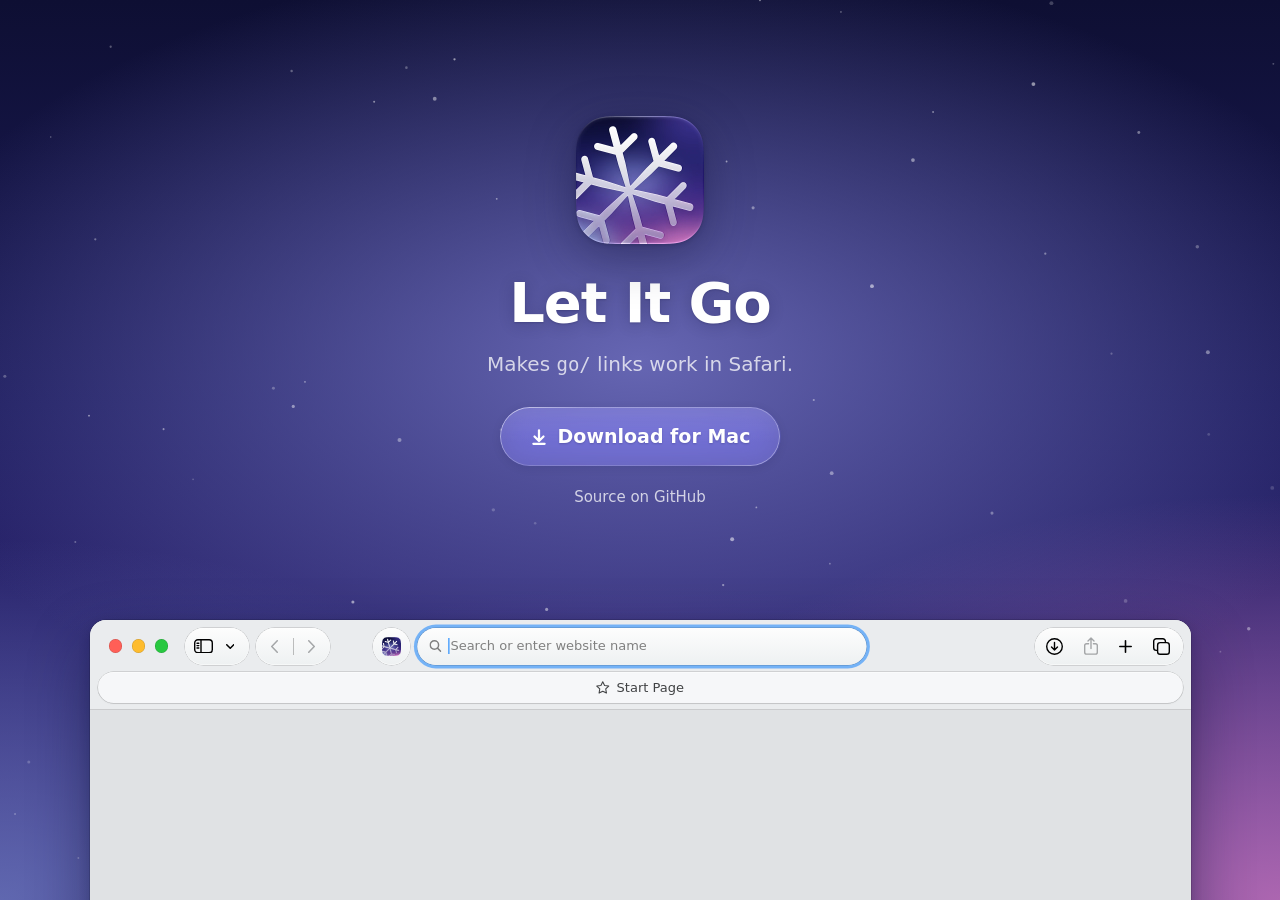
<file: site/index.html>
<!doctype html>
<html lang="en">
<head>
  <meta charset="utf-8">
  <meta name="viewport" content="width=device-width, initial-scale=1">
  <title>Let It Go</title>
  <meta name="description" content="A Safari extension that opens go/ links instead of searching for them.">
  <link rel="icon" type="image/png" href="favicon.png">
  <style>
    /* The app window's look: always dark, on the app icon's gradient. */
    :root {
      color-scheme: dark;
      --text: #fff;
      --label: rgb(255 255 255 / 0.75);
      --faint: rgb(255 255 255 / 0.5);
      --shadow: 14 15 51;
      --bar-bg: rgb(30 30 34 / 0.85);
      --bar-border: rgb(255 255 255 / 0.12);
      --accent: #66d4cf;
      --background:
        radial-gradient(60% 45% at 50% 40%, rgb(106 106 184 / 0.95), transparent),
        radial-gradient(55% 45% at 100% 100%, rgb(192 112 184 / 0.85), transparent),
        radial-gradient(50% 40% at 0% 100%, rgb(111 128 194 / 0.7), transparent),
        radial-gradient(45% 35% at 50% 100%, rgb(106 63 152 / 0.8), transparent),
        linear-gradient(to bottom, #0e0f33, #1d1c5c 45%, #3b2d84);
    }

    * {
      box-sizing: border-box;
    }

    html,
    body {
      margin: 0;
      min-height: 100%;
    }

    body {
      overflow-x: clip;
      min-height: 100vh;
      min-height: 100dvh;
      display: flex;
      flex-direction: column;
      color: var(--text);
      background: #0e0f33;
      font: 17px/1.5 -apple-system, BlinkMacSystemFont, system-ui, sans-serif;
      -webkit-font-smoothing: antialiased;
    }

    body::before {
      content: "";
      position: fixed;
      inset: 0;
      background: var(--background);
      z-index: -2;
    }

    #snow {
      position: fixed;
      inset: 0;
      width: 100%;
      height: 100%;
      pointer-events: none;
      z-index: -1;
    }

    main {
      flex: 1;
      display: flex;
      flex-direction: column;
      align-items: center;
      justify-content: center;
      gap: 28px;
      padding: 64px 16px 0;
      text-align: center;
    }

    .icon {
      width: 128px;
      height: 128px;
      /* A tight contact shadow under a soft, wide one, like the Dock's. */
      filter:
        drop-shadow(0 1px 2px rgb(var(--shadow) / 0.3))
        drop-shadow(0 12px 24px rgb(var(--shadow) / 0.4));
    }

    h1 {
      margin: 0;
      font-size: clamp(40px, 9vw, 56px);
      font-weight: 700;
      letter-spacing: -0.02em;
      line-height: 1.1;
      text-shadow: 0 1px 2px rgb(var(--shadow) / 0.2), 0 2px 16px rgb(var(--shadow) / 0.2);
    }

    .tagline {
      margin: -12px 0 0;
      max-width: 30em;
      font-size: 20px;
      color: var(--label);
      text-wrap: balance;
    }

    code {
      font: 0.95em ui-monospace, SFMono-Regular, Menlo, monospace;
    }

    /* A Safari 26 window on an empty Start Page, standing at the bottom of the
       screen with its lower part out of view. Sizes are measured from a
       screenshot of Safari, in points. It follows the system appearance. */
    .stage {
      display: flex;
      justify-content: center;
      width: 100%;
      height: 340px;
      padding: 60px 16px 0;
      overflow-x: visible;
      overflow-y: clip;
    }

    .safari {
      --toolbar: #eaecee;
      --page: #e0e2e4;
      --separator: #cacbcd;
      --control-top: #fdfdfd;
      --control-bottom: #eef1f2;
      --control-border: rgb(0 0 0 / 0.24);
      --control-highlight: #fff;
      --icon: #000;
      --icon-disabled: #a4a6a8;
      --placeholder: #808080;
      --text: #000;
      --tab-text: #404244;
      --tab-fill: #f6f7f9;
      --window-border: rgb(0 0 0 / 0.25);
      --window-highlight: transparent;

      flex-shrink: 0;
      width: min(1101px, 100%);
      height: 420px;
      overflow: hidden;
      border-radius: 16px;
      background: var(--page);
      box-shadow:
        0 0 0 0.5px var(--window-border),
        inset 0 0.5px 0 var(--window-highlight),
        0 4px 12px rgb(var(--shadow) / 0.2),
        0 24px 60px rgb(var(--shadow) / 0.45);
      color: var(--text);
      text-align: left;
      font-size: 13px;
    }

    @media (prefers-color-scheme: dark) {
      .safari {
        --toolbar: #2c2c2f;
        --page: #1e1e20;
        --separator: #000;
        --control-top: #3d3d41;
        --control-bottom: #343438;
        --control-border: rgb(0 0 0 / 0.5);
        --control-highlight: rgb(255 255 255 / 0.12);
        --icon: #fff;
        --icon-disabled: #6e6e73;
        --placeholder: #98989d;
        --text: #fff;
        --tab-text: #d8d8dc;
        --tab-fill: #38383c;
        --window-border: rgb(0 0 0 / 0.7);
        --window-highlight: rgb(255 255 255 / 0.15);
      }
    }

    .chrome {
      height: 90px;
      background: var(--toolbar);
      border-bottom: 0.5px solid var(--separator);
    }

    .toolbar {
      position: relative;
      display: flex;
      align-items: center;
      height: 52px;
      padding: 0 7.5px;
    }

    .lights {
      display: flex;
      gap: 9.5px;
      margin: 0 17px 0 11.5px;
    }

    .lights span {
      width: 13.5px;
      height: 13.5px;
      border-radius: 50%;
      box-shadow: inset 0 0 0 0.5px rgb(0 0 0 / 0.2);
    }

    .lights span:nth-child(1) { background: #ff5f57; }
    .lights span:nth-child(2) { background: #febc2e; }
    .lights span:nth-child(3) { background: #28c840; }

    .control {
      display: flex;
      flex-shrink: 0;
      align-items: center;
      height: 37px;
      border-radius: 999px;
      background: linear-gradient(var(--control-top), var(--control-bottom));
      box-shadow:
        0 0 0 0.5px var(--control-border),
        inset 0 0.5px 0 var(--control-highlight),
        inset 0 -0.5px 0 var(--control-highlight);
      color: var(--icon);
    }

    .control svg {
      flex-shrink: 0;
    }

    .sidebar {
      width: 64px;
      padding-left: 9px;
      gap: 12.5px;
      margin-right: 7px;
    }

    .nav {
      width: 74px;
      justify-content: space-between;
      padding: 0 15px;
      color: var(--icon-disabled);
    }

    .nav i {
      width: 1px;
      height: 17px;
      background: var(--control-border);
    }

    /* The address field is centred in the window (Safari has it 2pt right of
       centre, and its placeholder 3pt further), with the extension's button
       just left of it. */
    .address {
      position: absolute;
      left: 50%;
      width: 40.8%;
      transform: translateX(calc(-50% + 2px));
      justify-content: center;
      gap: 6px;
      padding: 0 9px 0 15px;
      color: var(--placeholder);
      font-weight: 500;
      transition: box-shadow 150ms ease-out;
    }

    .address.focused {
      justify-content: flex-start;
      padding: 0 11.5px;
      box-shadow:
        0 0 0 0.5px var(--control-border),
        0 0 0 3.5px rgb(0 122 255 / 0.5);
    }

    .extension {
      position: absolute;
      right: calc(50% + 20.4% + 7px - 2px);
      justify-content: center;
      width: 37px;
    }

    .extension img {
      width: 19px;
      height: 19px;
    }

    .input {
      display: flex;
      align-items: center;
      min-width: 0;
      white-space: nowrap;
    }

    #typed {
      overflow: hidden;
      text-overflow: ellipsis;
      color: var(--text);
    }

    #caret {
      display: none;
      flex-shrink: 0;
      width: 1.5px;
      height: 16px;
      margin: 0 1px;
      background: #007aff;
      animation: blink 1s steps(1) infinite;
    }

    .focused #caret {
      display: block;
    }

    #typed:not(:empty) ~ #placeholder {
      display: none;
    }

    #placeholder {
      overflow: hidden;
      text-overflow: ellipsis;
    }

    @keyframes blink {
      50% { opacity: 0; }
    }

    /* Icons centred 35.75pt apart. */
    .actions {
      width: 148.5px;
      margin-left: auto;
      padding: 0 12.5px 0 11.5px;
      justify-content: space-between;
    }

    .actions .disabled {
      color: var(--icon-disabled);
    }

    .tab {
      display: flex;
      align-items: center;
      justify-content: center;
      gap: 7px;
      height: 30.5px;
      margin: 0 8px;
      border-radius: 999px;
      background: var(--tab-fill);
      box-shadow:
        0 0 0 0.5px var(--control-border),
        inset 0 0.5px 0 var(--control-highlight),
        0 1px 1.5px rgb(0 0 0 / 0.06);
      color: var(--tab-text);
    }

    /* Narrower windows drop the sidebar and back/forward buttons, then on
       phones the right-hand buttons too, and the field takes the room left. */
    @media (max-width: 1040px) {
      .sidebar,
      .nav {
        display: none;
      }
    }

    @media (max-width: 640px) {
      .stage {
        height: 280px;
      }

      .actions {
        display: none;
      }

      .lights {
        margin-right: 12px;
      }

      .extension {
        position: static;
        margin-right: 7px;
      }

      .address {
        position: static;
        flex: 1;
        width: auto;
        min-width: 0;
        transform: none;
      }
    }

    /* Liquid Glass, as close as CSS gets: a frosted fill tinted violet and lighter at the top,
       a hairline rim that catches the light at the top left and bottom
       right, and a faint sheen along the top edge. */
    .download {
      position: relative;
      isolation: isolate;
      display: inline-flex;
      align-items: center;
      gap: 10px;
      padding: 15px 30px;
      border-radius: 999px;
      background:
        linear-gradient(rgb(255 255 255 / 0.08), transparent 60%),
        rgb(160 150 255 / 0.24);
      -webkit-backdrop-filter: blur(16px) saturate(115%) brightness(1.15);
      backdrop-filter: blur(16px) saturate(115%) brightness(1.15);
      box-shadow:
        inset 0 1px 0 rgb(255 255 255 / 0.12),
        0 2px 10px rgb(var(--shadow) / 0.1);
      color: var(--text);
      font-size: 19px;
      font-weight: 700;
      text-decoration: none;
      text-shadow: 0 1px 2px rgb(var(--shadow) / 0.2);
      -webkit-tap-highlight-color: transparent;
      transition: transform 200ms cubic-bezier(0.2, 0, 0, 1);
    }

    /* The rim: a 1px gradient ring cut out of a full-size gradient. */
    .download::before {
      content: "";
      position: absolute;
      inset: 0;
      padding: 1px;
      border-radius: inherit;
      background: linear-gradient(135deg,
        rgb(255 255 255 / 0.6),
        rgb(255 255 255 / 0.18) 25%,
        rgb(255 255 255 / 0.14) 75%,
        rgb(255 255 255 / 0.45));
      -webkit-mask: linear-gradient(#000 0 0) content-box, linear-gradient(#000 0 0);
      -webkit-mask-composite: xor;
      mask-composite: exclude;
      pointer-events: none;
    }

    /* Lights up on hover and press, like glass catching more light. */
    .download::after {
      content: "";
      position: absolute;
      inset: 0;
      z-index: -1;
      border-radius: inherit;
      background: rgb(255 255 255 / 0.1);
      opacity: 0;
      transition: opacity 200ms ease-out;
      pointer-events: none;
    }

    @media (hover: hover) {
      .download:hover::after {
        opacity: 1;
      }
    }

    .download:active {
      transform: scale(0.97);
    }

    .download:active::after {
      opacity: 1;
      background: rgb(255 255 255 / 0.16);
    }

    .download:focus-visible {
      outline: 3px solid var(--accent);
      outline-offset: 4px;
    }

    .source {
      margin: -8px 0 0;
      font-size: 15px;
    }

    .source a {
      color: var(--label);
      text-decoration: none;
    }

    .source a:hover {
      color: var(--text);
      text-decoration: underline;
    }

    @media (prefers-reduced-motion: reduce) {
      #caret {
        animation: none;
      }
    }
  </style>
</head>
<body>
  <canvas id="snow" aria-hidden="true"></canvas>

  <main>
    <img class="icon" src="icon.webp" width="128" height="128" alt="">
    <h1>Let It Go</h1>
    <p class="tagline">Makes <code>go/</code> links work in Safari.</p>

    <a class="download" href="https://github.com/Nicolapps/let-it-go/releases/latest">
      <svg width="18" height="18" viewBox="0 0 16 16" fill="none" stroke="currentColor" stroke-width="2" stroke-linecap="round" stroke-linejoin="round" aria-hidden="true">
        <path d="M8 2v9M4 7.5 8 11.5l4-4M3 14h10"/>
      </svg>
      Download for Mac
    </a>
    <p class="source"><a href="https://github.com/Nicolapps/let-it-go">Source on GitHub</a></p>
  </main>

  <div class="stage" aria-hidden="true">
    <div class="safari">
      <div class="chrome">
        <div class="toolbar">
          <div class="lights"><span></span><span></span><span></span></div>
          <div class="control sidebar">
            <svg width="19" height="14.5" viewBox="0 0 19 14.5" fill="none" stroke="currentColor" stroke-width="1.4">
              <rect x="0.7" y="0.7" width="17.6" height="13.1" rx="3.2"/>
              <path d="M7 1v12.5M3 4.2h1.8M3 6.6h1.8M3 9h1.8" stroke-linecap="round"/>
            </svg>
            <svg width="8.5" height="5" viewBox="0 0 8.5 5" fill="none" stroke="currentColor" stroke-width="1.5" stroke-linecap="round" stroke-linejoin="round">
              <path d="m.75.75 3.5 3.5 3.5-3.5"/>
            </svg>
          </div>
          <div class="control nav">
            <svg width="7" height="13" viewBox="0 0 7 13" fill="none" stroke="currentColor" stroke-width="1.5" stroke-linecap="round" stroke-linejoin="round"><path d="M6.25.75.75 6.5l5.5 5.75"/></svg>
            <i></i>
            <svg width="7" height="13" viewBox="0 0 7 13" fill="none" stroke="currentColor" stroke-width="1.5" stroke-linecap="round" stroke-linejoin="round"><path d="m.75.75 5.5 5.75-5.5 5.75"/></svg>
          </div>
          <div class="control extension"><img src="favicon.png" alt=""></div>
          <div class="control address" id="address">
            <svg width="12" height="12" viewBox="0 0 12 12" fill="none" stroke="currentColor" stroke-width="1.5" stroke-linecap="round">
              <circle cx="5" cy="5" r="4.2"/><path d="m8.1 8.1 3.1 3.1"/>
            </svg>
            <span class="input"><span id="typed"></span><span id="caret"></span><span id="placeholder">Search or enter website name</span></span>
          </div>
          <div class="control actions">
            <svg width="17" height="17" viewBox="0 0 17 17" fill="none" stroke="currentColor" stroke-width="1.4" stroke-linecap="round" stroke-linejoin="round">
              <circle cx="8.5" cy="8.5" r="7.8"/><path d="M8.5 4.5v7.5M5.5 9l3 3 3-3"/>
            </svg>
            <svg class="disabled" width="14" height="18" viewBox="0 0 14 18" fill="none" stroke="currentColor" stroke-width="1.4" stroke-linecap="round" stroke-linejoin="round">
              <path d="M7 1v10.5M4 3.9 7 .9l3 3M4.6 6.7H2.6A1.9 1.9 0 0 0 .7 8.6v6.6a1.9 1.9 0 0 0 1.9 1.9h8.8a1.9 1.9 0 0 0 1.9-1.9V8.6a1.9 1.9 0 0 0-1.9-1.9h-2"/>
            </svg>
            <svg width="13" height="13" viewBox="0 0 13 13" fill="none" stroke="currentColor" stroke-width="1.6" stroke-linecap="round"><path d="M6.5.8v11.4M.8 6.5h11.4"/></svg>
            <svg width="17" height="17" viewBox="0 0 17 17" fill="none" stroke="currentColor" stroke-width="1.4" stroke-linejoin="round">
              <rect x="4.6" y="4.6" width="11.7" height="11.7" rx="2.6"/>
              <path d="M12.4 4.6V3.3A2.6 2.6 0 0 0 9.8.7H3.3A2.6 2.6 0 0 0 .7 3.3v6.5a2.6 2.6 0 0 0 2.6 2.6h1.3"/>
            </svg>
          </div>
        </div>
        <div class="tab">
          <svg width="13.5" height="13" viewBox="0 0 14 13.4" fill="none" stroke="currentColor" stroke-width="1.1" stroke-linejoin="round">
            <path d="m7 .7 1.9 3.9 4.3.6-3.1 3 .7 4.3L7 10.5l-3.8 2 .7-4.3-3.1-3 4.3-.6z"/>
          </svg>
          Start Page
        </div>
      </div>
    </div>
  </div>

  <script>
    // MARK: - Address bar demo

    // Clicks into the address field, types a go/ link, leaves it up for a
    // moment, erases it, clicks away and moves on to the next one.
    const links = ["go/standup", "go/oncall", "go/docs/onboarding", "go/lunch"];
    const address = document.getElementById("address");
    const typed = document.getElementById("typed");
    const reduceMotion = matchMedia("(prefers-reduced-motion: reduce)");
    const wait = (ms) => new Promise((resolve) => setTimeout(resolve, ms));

    async function playDemo() {
      for (let i = 0; ; i = (i + 1) % links.length) {
        const link = links[i];
        if (reduceMotion.matches) {
          address.classList.add("focused");
          typed.textContent = link;
          return;
        }
        await wait(900);
        address.classList.add("focused");
        await wait(600);
        for (let n = 1; n <= link.length; n++) {
          typed.textContent = link.slice(0, n);
          await wait(70 + Math.random() * 50);
        }
        await wait(1800);
        for (let n = link.length - 1; n >= 0; n--) {
          typed.textContent = link.slice(0, n);
          await wait(25);
        }
        await wait(300);
        address.classList.remove("focused");
      }
    }

    playDemo();

    // MARK: - Snowfall

    // A few slow, soft flakes drifting down behind the content, like the app's.
    const canvas = document.getElementById("snow");
    const context = canvas.getContext("2d");
    const flakes = Array.from({ length: 70 }, () => ({
      x: Math.random(),
      phase: Math.random(),
      speed: 0.02 + Math.random() * 0.04,
      size: 1.5 + Math.random() * 2.5,
      opacity: 0.15 + Math.random() * 0.4,
      sway: 4 + Math.random() * 10,
    }));

    function drawSnow(time) {
      const scale = devicePixelRatio;
      const width = canvas.clientWidth;
      const height = canvas.clientHeight;
      if (canvas.width !== width * scale || canvas.height !== height * scale) {
        canvas.width = width * scale;
        canvas.height = height * scale;
      }
      context.setTransform(scale, 0, 0, scale, 0, 0);
      context.clearRect(0, 0, width, height);

      const t = time / 1000;
      for (const flake of flakes) {
        const progress = (flake.phase + t * flake.speed) % 1;
        const y = progress * (height + 20) - 10;
        const x = flake.x * width + Math.sin(t * 0.6 + flake.phase * 10) * flake.sway;
        context.beginPath();
        context.arc(x + flake.size / 2, y + flake.size / 2, flake.size / 2, 0, Math.PI * 2);
        context.fillStyle = `rgb(255 255 255 / ${flake.opacity})`;
        context.fill();
      }
      if (!reduceMotion.matches) requestAnimationFrame(drawSnow);
    }

    requestAnimationFrame(drawSnow);
    reduceMotion.addEventListener("change", () => requestAnimationFrame(drawSnow));
  </script>
</body>
</html>
</file>
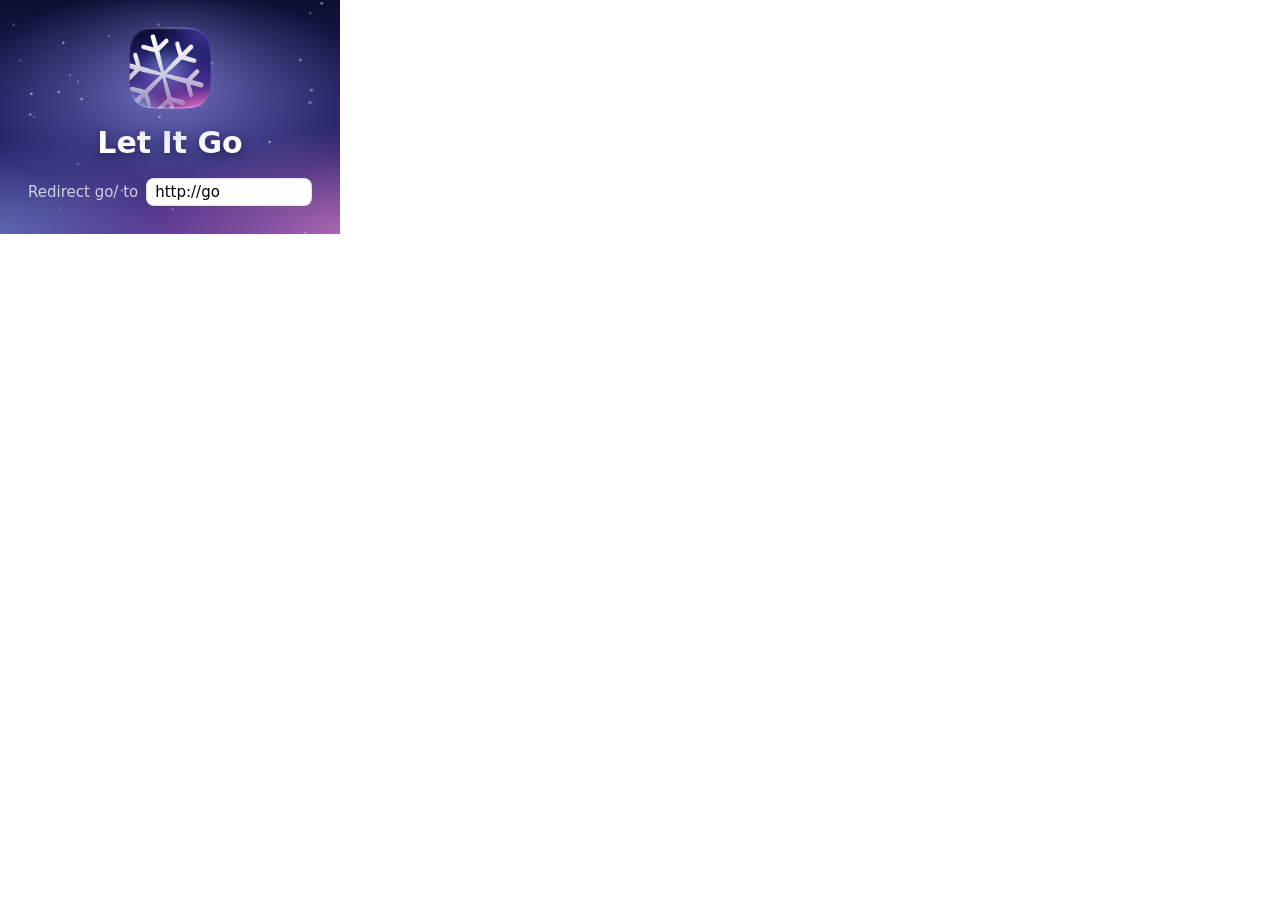
<file: chrome/popup/popup.html>
<!doctype html>
<!-- Copied in extension/popup/popup.html for the Safari extension: keep both copies in sync. -->
<html lang="en">
<head>
  <meta charset="utf-8">
  <!-- On iPhone, lets the page draw under the sheet's safe areas, so the
       gradient reaches its edges; popup.css keeps the content out of them. -->
  <meta name="viewport" content="width=device-width, initial-scale=1, viewport-fit=cover">
  <title>Let It Go</title>
  <link rel="stylesheet" href="popup.css">
</head>
<body>
  <canvas id="snow" aria-hidden="true"></canvas>
  <main>
    <img class="icon" src="../icons/icon-256.png" alt="">
    <h1>Let It Go</h1>
    <label class="redirect">
      <span>Redirect go/ to</span>
      <span class="field">
        <input id="redirect-base" type="text" placeholder="http://go" spellcheck="false" autocomplete="off" autocapitalize="off">
        <span id="feedback" aria-live="polite"></span>
      </span>
    </label>
  </main>
  <script src="settings.js"></script>
  <script src="popup.js"></script>
</body>
</html>
</file>
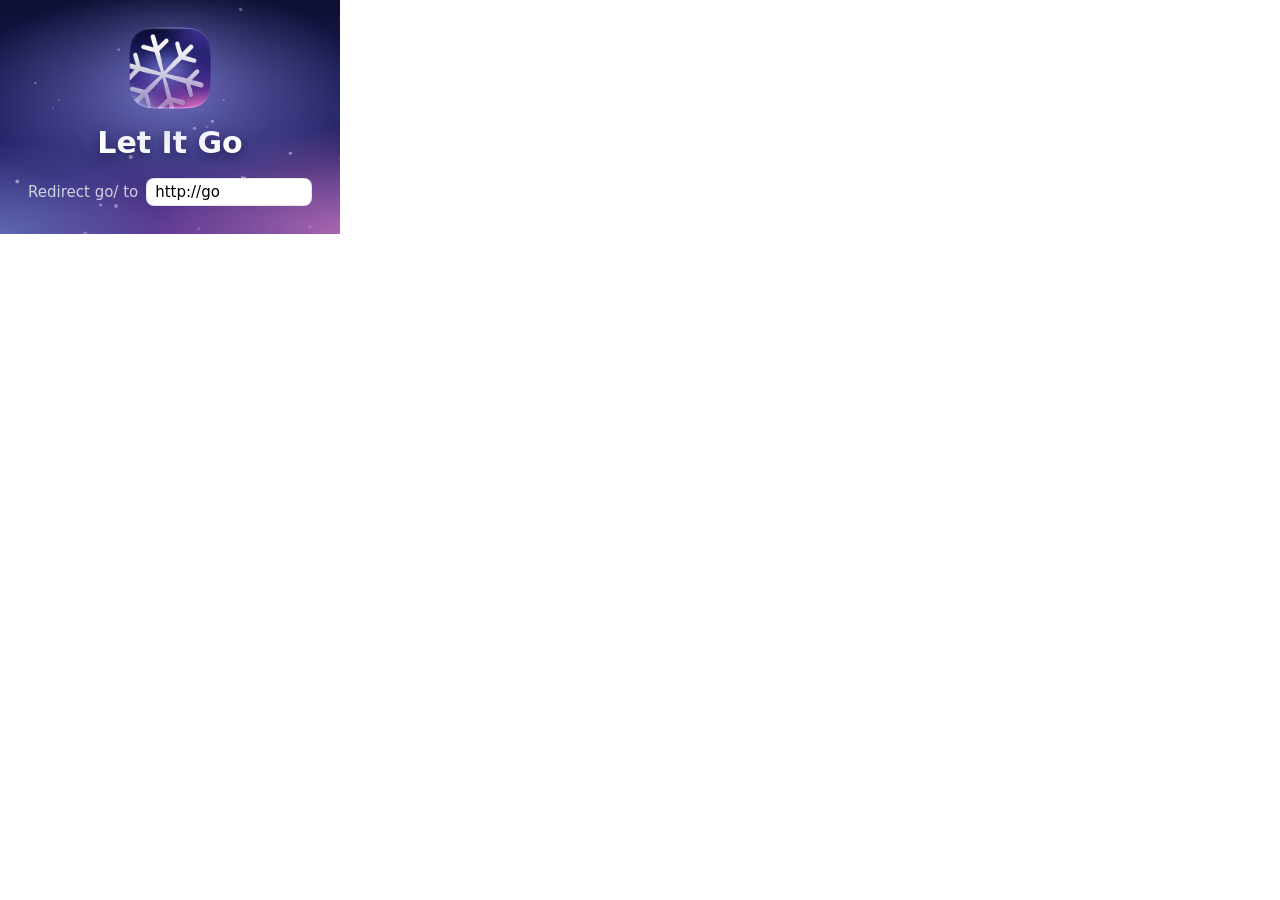
<file: extension/popup/popup.html>
<!doctype html>
<!-- Copied in chrome/popup/popup.html for the Chrome extension: keep both copies in sync. -->
<html lang="en">
<head>
  <meta charset="utf-8">
  <!-- On iPhone, lets the page draw under the sheet's safe areas, so the
       gradient reaches its edges; popup.css keeps the content out of them. -->
  <meta name="viewport" content="width=device-width, initial-scale=1, viewport-fit=cover">
  <title>Let It Go</title>
  <link rel="stylesheet" href="popup.css">
</head>
<body>
  <canvas id="snow" aria-hidden="true"></canvas>
  <main>
    <img class="icon" src="../icons/icon-256.png" alt="">
    <h1>Let It Go</h1>
    <label class="redirect">
      <span>Redirect go/ to</span>
      <span class="field">
        <input id="redirect-base" type="text" placeholder="http://go" spellcheck="false" autocomplete="off" autocapitalize="off">
        <span id="feedback" aria-live="polite"></span>
      </span>
    </label>
  </main>
  <script src="settings.js"></script>
  <script src="popup.js"></script>
</body>
</html>
</file>
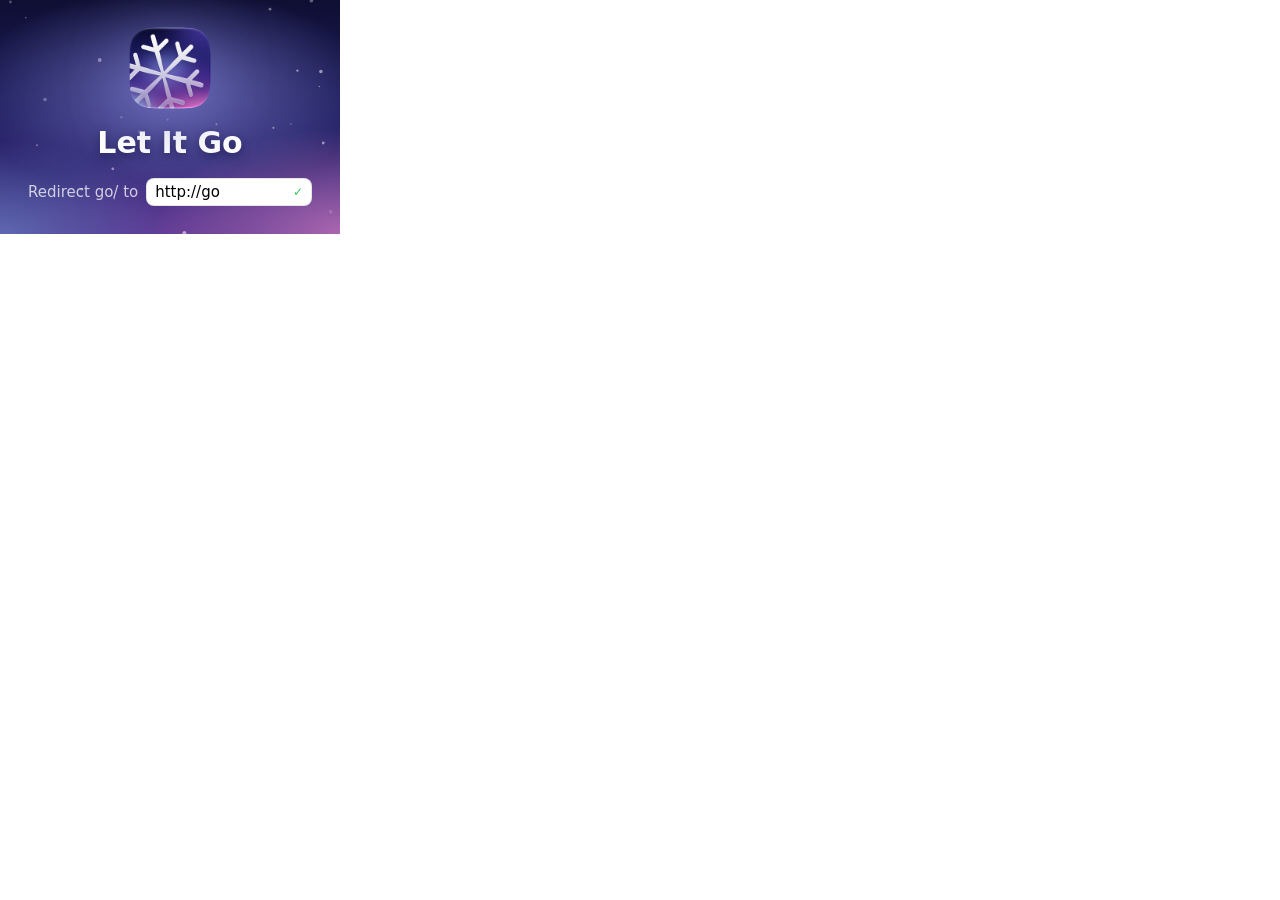
<file: store/chrome/popup-frame.html>
<!doctype html>
<!-- The real Chrome popup, chrome/popup/popup.html, with a stand-in for its
     settings.js so it shows a custom redirect target outside the extension.
     store.html shows it in an iframe. Keep the markup in step with
     popup.html. -->
<html lang="en">
<head>
  <meta charset="utf-8">
  <link rel="stylesheet" href="../../chrome/popup/popup.css">
  <style>
    /* No animation in a still: the flakes are drawn once by popup.js. */
    #feedback { transition: none; }
  </style>
</head>
<body>
  <canvas id="snow" aria-hidden="true"></canvas>
  <main>
    <img class="icon" src="../../chrome/icons/icon-256.png" alt="">
    <h1>Let It Go</h1>
    <label class="redirect">
      <span>Redirect go/ to</span>
      <span class="field">
        <input id="redirect-base" type="text" placeholder="http://go" spellcheck="false" autocomplete="off">
        <span id="feedback" class="saved" aria-live="polite">✓</span>
      </span>
    </label>
  </main>
  <script>
    // Same snow every time.
    let seed = 11;
    Math.random = () => ((seed = (seed * 16807) % 2147483647) - 1) / 2147483646;
    const params = new URLSearchParams(location.search);
    async function loadRedirectBase() { return params.get("base") || "http://go"; }
    async function saveRedirectBase() {}
  </script>
  <script src="../../chrome/popup/popup.js"></script>
</body>
</html>
</file>
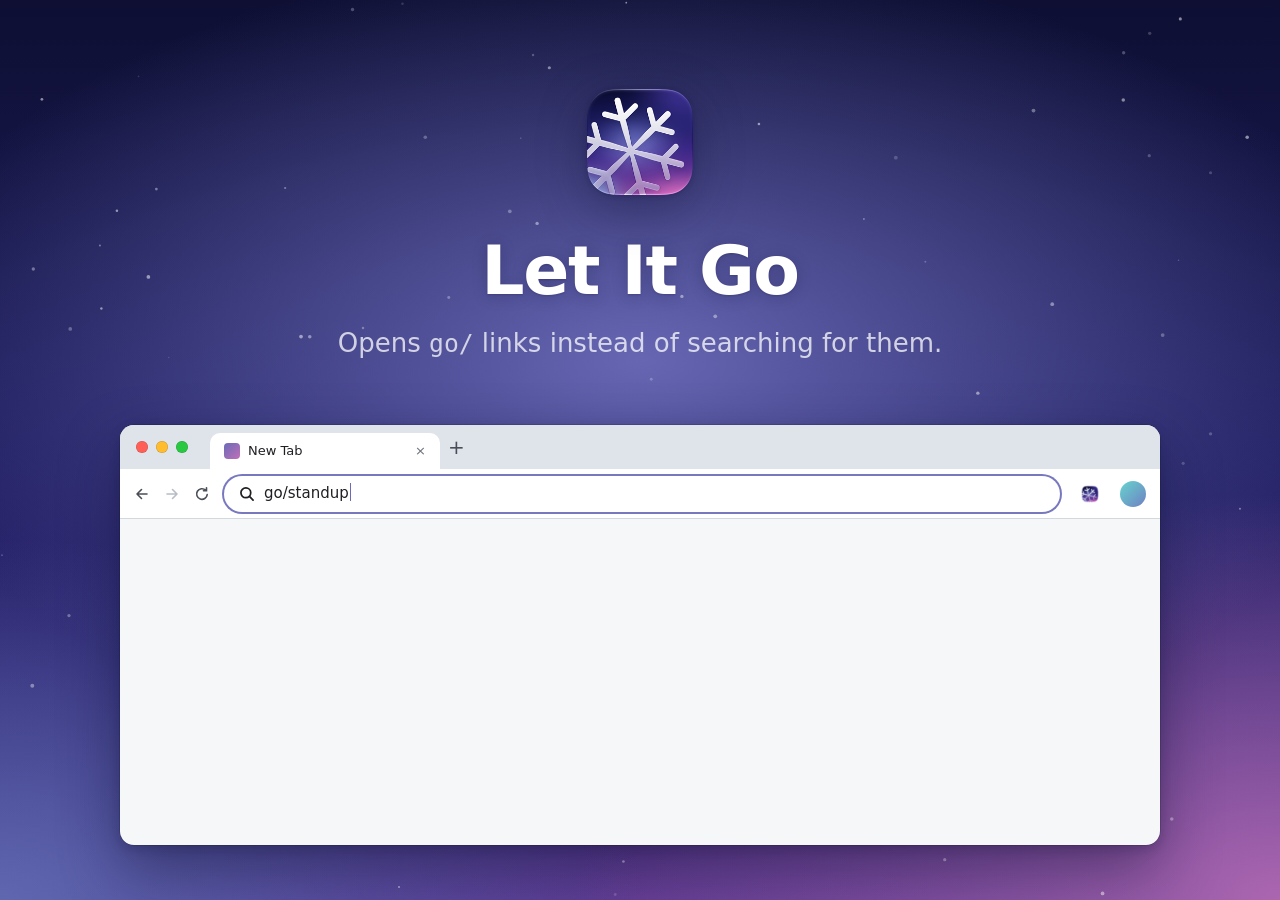
<file: store/chrome/store.html>
<!doctype html>
<!-- The Chrome Web Store images, one scene per ?scene=, in the website's
     visual language (site/index.html): the app icon's gradient, soft snow, a
     big white title and a browser window. `just store-images` renders them. -->
<html lang="en">
<head>
  <meta charset="utf-8">
  <title>Let It Go store images</title>
  <style>
    :root {
      --text: #fff;
      --label: rgb(255 255 255 / 0.75);
      --shadow: 14 15 51;
      --accent: #66d4cf;
      --background:
        radial-gradient(60% 45% at 50% 40%, rgb(106 106 184 / 0.95), transparent),
        radial-gradient(55% 45% at 100% 100%, rgb(192 112 184 / 0.85), transparent),
        radial-gradient(50% 40% at 0% 100%, rgb(111 128 194 / 0.7), transparent),
        radial-gradient(45% 35% at 50% 100%, rgb(106 63 152 / 0.8), transparent),
        linear-gradient(to bottom, #0e0f33, #1d1c5c 45%, #3b2d84);

      /* The browser window: a light Chrome-like window, as on the site. */
      --frame: #dfe3ea;
      --toolbar: #fff;
      --omnibox: #eef1f5;
      --separator: #d3d7de;
      --icon: #4a4f57;
      --page: #f6f7f9;
      --ink: #1f1f24;
      --muted: #6b7079;
    }

    * { box-sizing: border-box; }

    html, body { height: 100%; margin: 0; }

    body {
      position: relative;
      overflow: hidden;
      color: var(--text);
      background: #0e0f33;
      font: 17px/1.4 -apple-system, BlinkMacSystemFont, "Inter", system-ui, sans-serif;
      -webkit-font-smoothing: antialiased;
    }

    body::before {
      content: "";
      position: absolute;
      inset: 0;
      background: var(--background);
    }

    #snow {
      position: absolute;
      inset: 0;
      width: 100%;
      height: 100%;
    }

    .scene {
      position: relative;
      display: none;
      width: 100%;
      height: 100%;
    }

    .scene.active { display: flex; }

    .icon {
      filter:
        drop-shadow(0 1px 2px rgb(var(--shadow) / 0.3))
        drop-shadow(0 12px 24px rgb(var(--shadow) / 0.4));
    }

    h1, h2 {
      margin: 0;
      font-weight: 700;
      letter-spacing: -0.02em;
      line-height: 1.1;
      text-shadow: 0 1px 2px rgb(var(--shadow) / 0.2), 0 2px 16px rgb(var(--shadow) / 0.2);
    }

    .tagline {
      margin: 0;
      color: var(--label);
      text-wrap: balance;
    }

    .nowrap { white-space: nowrap; }

    code {
      font: 0.95em "SF Mono", ui-monospace, "JetBrains Mono", Menlo, monospace;
      font-variant-ligatures: none;
    }

    /* MARK: Browser window */

    .window {
      flex-shrink: 0;
      overflow: hidden;
      border-radius: 14px;
      background: var(--page);
      box-shadow:
        0 0 0 0.5px rgb(0 0 0 / 0.25),
        0 4px 12px rgb(var(--shadow) / 0.2),
        0 24px 60px rgb(var(--shadow) / 0.45);
      color: var(--ink);
      font-size: 14px;
      text-align: left;
    }

    .tabs {
      display: flex;
      align-items: flex-end;
      gap: 8px;
      height: 44px;
      padding: 0 12px;
      background: var(--frame);
    }

    .lights {
      display: flex;
      gap: 8px;
      align-self: center;
      margin: 0 14px 0 4px;
    }

    .lights span {
      width: 12px;
      height: 12px;
      border-radius: 50%;
      box-shadow: inset 0 0 0 0.5px rgb(0 0 0 / 0.2);
    }

    .lights span:nth-child(1) { background: #ff5f57; }
    .lights span:nth-child(2) { background: #febc2e; }
    .lights span:nth-child(3) { background: #28c840; }

    .tab {
      display: flex;
      align-items: center;
      gap: 8px;
      width: 230px;
      height: 36px;
      padding: 0 14px;
      border-radius: 10px 10px 0 0;
      background: var(--toolbar);
      color: var(--ink);
      font-size: 13px;
      white-space: nowrap;
    }

    .tab .favicon {
      width: 16px;
      height: 16px;
      flex-shrink: 0;
      border-radius: 4px;
      background: linear-gradient(135deg, #6a6ab8, #c070b8);
    }

    .tab .close {
      margin-left: auto;
      color: var(--muted);
    }

    .new-tab {
      align-self: center;
      color: var(--icon);
      font-size: 20px;
      line-height: 1;
    }

    .toolbar {
      position: relative;
      display: flex;
      align-items: center;
      gap: 14px;
      height: 50px;
      padding: 0 14px;
      background: var(--toolbar);
      border-bottom: 1px solid var(--separator);
      color: var(--icon);
    }

    .toolbar svg { flex-shrink: 0; }

    .omnibox {
      display: flex;
      flex: 1;
      align-items: center;
      gap: 10px;
      height: 36px;
      padding: 0 16px;
      border-radius: 999px;
      background: var(--omnibox);
      color: var(--muted);
      font-size: 15px;
      white-space: nowrap;
    }

    .omnibox.focused {
      background: #fff;
      box-shadow: 0 0 0 2px rgb(106 106 184 / 0.9);
      color: var(--ink);
    }

    .caret {
      display: inline-block;
      width: 1.5px;
      height: 18px;
      margin-left: 1px;
      vertical-align: -3px;
      background: #6a6ab8;
    }

    .omnibox .host { color: var(--ink); }

    .extension-button {
      display: grid;
      place-items: center;
      width: 32px;
      height: 32px;
      border-radius: 50%;
    }

    .extension-button.open { background: #e4e6f2; }

    .extension-button img {
      width: 20px;
      height: 20px;
    }

    .avatar {
      width: 26px;
      height: 26px;
      border-radius: 50%;
      background: linear-gradient(135deg, #66d4cf, #6f80c2);
    }

    /* A go-link page: a sketch of a team's standup doc, in greys. */
    .page {
      padding: 36px 48px;
    }

    .page .heading {
      margin: 0 0 6px;
      font-size: 26px;
      font-weight: 700;
      letter-spacing: -0.01em;
    }

    .page .meta {
      margin: 0 0 24px;
      color: var(--muted);
      font-size: 14px;
    }

    .line {
      height: 12px;
      margin: 0 0 14px;
      border-radius: 6px;
      background: #e2e5ea;
    }

    /* MARK: Scenes */

    /* 1. Hero: icon, title and a window with a go/ link typed in. */
    #hero {
      flex-direction: column;
      align-items: center;
      padding-top: 84px;
      text-align: center;
    }

    #hero .icon { width: 132px; height: 132px; margin: -8px; }
    #hero h1 { margin-top: 34px; font-size: 68px; }
    #hero .tagline { margin-top: 16px; font-size: 26px; }
    #hero .window { width: 1040px; height: 420px; margin-top: 64px; }

    /* 2. Before and after: type a go/ link, land on the page. */
    .headline {
      flex-direction: column;
      align-items: center;
      padding-top: 72px;
      text-align: center;
    }

    .headline h2 { font-size: 52px; }
    .headline .tagline { max-width: 960px; margin-top: 16px; font-size: 23px; }

    #redirect .row {
      display: flex;
      align-items: center;
      gap: 32px;
      margin-top: 60px;
    }

    #redirect .window { width: 520px; height: 420px; }

    .arrow {
      display: grid;
      place-items: center;
      width: 64px;
      height: 64px;
      border-radius: 50%;
      background: rgb(160 150 255 / 0.24);
      box-shadow: inset 0 1px 0 rgb(255 255 255 / 0.2), 0 0 0 1px rgb(255 255 255 / 0.25);
    }

    .key {
      display: inline-flex;
      align-items: center;
      margin-left: auto;
      padding: 2px 8px;
      border-radius: 6px;
      background: #eef1f5;
      box-shadow: 0 1px 0 #c8ccd4;
      color: var(--muted);
      font-size: 12px;
      font-weight: 600;
    }

    /* The omnibox's suggestion list under the focused field. */
    .suggestions {
      position: absolute;
      top: 7px;
      left: 104px;
      right: 100px;
      padding: 44px 0 8px;
      border-radius: 18px;
      background: #fff;
      box-shadow: 0 0 0 2px rgb(106 106 184 / 0.9), 0 10px 30px rgb(0 0 0 / 0.15);
      color: var(--ink);
      font-size: 14px;
    }

    .suggestion {
      display: flex;
      align-items: center;
      gap: 12px;
      padding: 10px 18px;
    }

    .suggestion.selected { background: #eef0fa; }
    .suggestion .dim { color: var(--muted); }

    .suggestions + .omnibox {
      position: relative;
      z-index: 1;
      background: transparent;
      box-shadow: none;
    }

    /* 3. The popup, open from the toolbar. */
    #popup .window { width: 1040px; height: 520px; margin-top: 56px; position: relative; }

    .popup {
      position: absolute;
      top: 88px;
      right: 52px;
      width: 340px;
      height: 226px;
      overflow: hidden;
      border: 0;
      border-radius: 12px;
      box-shadow: 0 0 0 0.5px rgb(0 0 0 / 0.3), 0 12px 40px rgb(var(--shadow) / 0.45);
    }

    /* 4. Where it works, and what it doesn't do. */
    #engines { justify-content: center; padding: 0 0 24px; }

    #engines .cards {
      display: grid;
      grid-template-columns: repeat(3, 340px);
      gap: 24px;
      margin-top: 64px;
      text-align: left;
    }

    .card {
      padding: 30px 30px 32px;
      border-radius: 24px;
      background:
        linear-gradient(rgb(255 255 255 / 0.08), transparent 60%),
        rgb(160 150 255 / 0.18);
      box-shadow:
        inset 0 1px 0 rgb(255 255 255 / 0.18),
        0 0 0 1px rgb(255 255 255 / 0.16),
        0 12px 32px rgb(var(--shadow) / 0.25);
    }

    .card .glyph {
      display: grid;
      place-items: center;
      width: 48px;
      height: 48px;
      margin-bottom: 20px;
      border-radius: 14px;
      background: rgb(255 255 255 / 0.14);
      color: var(--accent);
    }

    .card h3 {
      margin: 0 0 10px;
      font-size: 23px;
      font-weight: 700;
    }

    .card code { white-space: nowrap; }

    .card p {
      margin: 0;
      color: var(--label);
      font-size: 17px;
      line-height: 1.45;
    }

    .pills {
      display: flex;
      flex-wrap: wrap;
      gap: 8px;
      margin-top: 16px;
    }

    .pills span {
      padding: 5px 12px;
      border-radius: 999px;
      background: rgb(255 255 255 / 0.14);
      font-size: 15px;
      font-weight: 600;
    }

    /* Promo tiles: just the mark, the name and a line. */
    .tile {
      align-items: center;
      justify-content: center;
      gap: 26px;
    }

    #small .icon { width: 120px; height: 120px; margin: -6px; }
    #small h1 { font-size: 40px; }
    #small .tagline { margin-top: 10px; font-size: 19px; }

    #marquee { justify-content: flex-start; gap: 56px; padding-left: 110px; }
    #marquee .icon { width: 190px; height: 190px; margin: -10px; }
    #marquee h1 { font-size: 72px; }
    #marquee .tagline { margin-top: 18px; font-size: 28px; max-width: 480px; }
    #marquee .window { position: absolute; left: 790px; top: 96px; width: 760px; height: 520px; }
  </style>
</head>
<body>
  <canvas id="snow" aria-hidden="true"></canvas>

  <template id="toolbar-icons">
    <svg width="16" height="16" viewBox="0 0 16 16" fill="none" stroke="currentColor" stroke-width="1.6" stroke-linecap="round" stroke-linejoin="round"><path d="M13 8H3m4.5-4.5L3 8l4.5 4.5"/></svg>
    <svg width="16" height="16" viewBox="0 0 16 16" fill="none" stroke="#b7bcc5" stroke-width="1.6" stroke-linecap="round" stroke-linejoin="round"><path d="M3 8h10M8.5 3.5 13 8l-4.5 4.5"/></svg>
    <svg width="16" height="16" viewBox="0 0 16 16" fill="none" stroke="currentColor" stroke-width="1.6" stroke-linecap="round"><path d="M13.2 8.6A5.3 5.3 0 1 1 11.6 4.2M12.5 1.8v3h-3"/></svg>
  </template>

  <!-- 1280×800 screenshots -->

  <section class="scene" id="hero">
    <img class="icon" src="../../chrome/icons/icon-256.png" alt="">
    <h1>Let It Go</h1>
    <p class="tagline">Opens <code>go/</code> links instead of searching for them.</p>
    <div class="window" data-tab="New Tab">
      <div class="omnibox focused">
        <svg width="14" height="14" viewBox="0 0 12 12" fill="none" stroke="currentColor" stroke-width="1.5" stroke-linecap="round"><circle cx="5" cy="5" r="4.2"/><path d="m8.1 8.1 3.1 3.1"/></svg>
        <span>go/standup<span class="caret"></span></span>
      </div>
    </div>
  </section>

  <section class="scene headline" id="redirect">
    <h2>Type it. Land there.</h2>
    <p class="tagline">Chrome sends <code>go/standup</code> to your search engine. <span class="nowrap">Let It Go</span> catches it and opens <code>http://go/standup</code> instead.</p>
    <div class="row">
      <div class="window" data-tab="New Tab">
        <div class="suggestions">
          <div class="suggestion selected">
            <svg width="14" height="14" viewBox="0 0 12 12" fill="none" stroke="currentColor" stroke-width="1.5" stroke-linecap="round"><circle cx="5" cy="5" r="4.2"/><path d="m8.1 8.1 3.1 3.1"/></svg>
            <span>go/standup <span class="dim">– Search</span></span>
          </div>
          <div class="suggestion"><span class="dim">go/standup/notes</span></div>
          <div class="suggestion"><span class="dim">go/stats</span></div>
        </div>
        <div class="omnibox focused">
          <span>go/standup<span class="caret"></span></span>
          <span class="key">return ⏎</span>
        </div>
      </div>
      <div class="arrow">
        <svg width="26" height="26" viewBox="0 0 16 16" fill="none" stroke="#fff" stroke-width="1.8" stroke-linecap="round" stroke-linejoin="round"><path d="M2.5 8h11M9 3.5 13.5 8 9 12.5"/></svg>
      </div>
      <div class="window" data-tab="Standup" data-url="go/standup">
        <div class="page">
          <p class="heading">Daily standup</p>
          <p class="meta">Notes and links for the team</p>
          <div class="line" style="width: 92%"></div>
          <div class="line" style="width: 78%"></div>
          <div class="line" style="width: 85%"></div>
          <div class="line" style="width: 60%"></div>
          <div class="line" style="width: 88%; margin-top: 28px"></div>
          <div class="line" style="width: 70%"></div>
        </div>
      </div>
    </div>
  </section>

  <section class="scene headline" id="popup">
    <h2>Bring your own go-link server</h2>
    <p class="tagline">Links go to <code>http://go</code> by default. Point them anywhere from the toolbar.</p>
    <div class="window" data-tab="New Tab" data-extension="open">
      <div class="page">
        <div class="line" style="width: 40%; height: 18px; margin-top: 140px; margin-left: 30%"></div>
        <div class="line" style="width: 56%; height: 40px; border-radius: 20px; margin-left: 22%"></div>
      </div>
      <iframe class="popup" src="popup-frame.html?base=go.example.com"></iframe>
    </div>
  </section>

  <section class="scene headline" id="engines">
    <h2>Works where you search</h2>
    <p class="tagline">Light, private and out of the way.</p>
    <div class="cards">
      <div class="card">
        <div class="glyph">
          <svg width="24" height="24" viewBox="0 0 12 12" fill="none" stroke="currentColor" stroke-width="1.3" stroke-linecap="round"><circle cx="5" cy="5" r="4.2"/><path d="m8.1 8.1 3.1 3.1"/></svg>
        </div>
        <h3>Your search engine</h3>
        <p>Catches <code>go/</code> searches on</p>
        <div class="pills"><span>Google</span><span>Bing</span><span>DuckDuckGo</span><span>Yahoo</span><span>Ecosia</span></div>
      </div>
      <div class="card">
        <div class="glyph">
          <svg width="24" height="24" viewBox="0 0 16 16" fill="none" stroke="currentColor" stroke-width="1.5" stroke-linecap="round" stroke-linejoin="round"><path d="M9.5 2.5 13.5 6.5 6 14H2v-4z"/><path d="m8 4 4 4"/></svg>
        </div>
        <h3>Deep links too</h3>
        <p><code>go/docs/onboarding</code> and <code>go/q?id=42</code> open just like <code>go/docs</code>, with every path and query kept.</p>
      </div>
      <div class="card">
        <div class="glyph">
          <svg width="24" height="24" viewBox="0 0 16 16" fill="none" stroke="currentColor" stroke-width="1.5" stroke-linecap="round" stroke-linejoin="round"><rect x="3" y="7" width="10" height="7.5" rx="2"/><path d="M5.5 7V5a2.5 2.5 0 0 1 5 0v2"/></svg>
        </div>
        <h3>Nothing collected</h3>
        <p>No analytics, no accounts. Other searches are left alone, and your setting stays in your browser.</p>
      </div>
    </div>
  </section>

  <!-- 440×280 small promo tile -->
  <section class="scene tile" id="small">
    <img class="icon" src="../../chrome/icons/icon-256.png" alt="">
    <div>
      <h1>Let It Go</h1>
      <p class="tagline">Opens <code>go/</code> links</p>
    </div>
  </section>

  <!-- 1400×560 marquee promo tile -->
  <section class="scene tile" id="marquee">
    <img class="icon" src="../../chrome/icons/icon-256.png" alt="">
    <div>
      <h1>Let It Go</h1>
      <p class="tagline">Opens <code>go/</code> links instead of searching for them.</p>
    </div>
    <div class="window" data-tab="Standup" data-url="go/standup">
      <div class="page">
        <p class="heading">Daily standup</p>
        <p class="meta">Notes and links for the team</p>
        <div class="line" style="width: 92%"></div>
        <div class="line" style="width: 78%"></div>
        <div class="line" style="width: 85%"></div>
        <div class="line" style="width: 60%"></div>
      </div>
    </div>
  </section>

  <script>
    // Same seed every time, so re-rendering gives the same snow.
    let seed = 7;
    const random = () => ((seed = (seed * 16807) % 2147483647) - 1) / 2147483646;

    const scene = new URLSearchParams(location.search).get("scene") || "hero";
    document.getElementById(scene).classList.add("active");

    // MARK: Windows

    // Builds each window's tab strip and toolbar. data-url shows a loaded
    // page's address; otherwise the window's own omnibox, if any, is used.
    const toolbarIcons = document.getElementById("toolbar-icons").innerHTML;
    for (const window of document.querySelectorAll(".active .window")) {
      const { tab, url, extension } = window.dataset;
      const ownOmnibox = window.querySelector(":scope > .omnibox");
      const suggestions = window.querySelector(":scope > .suggestions");
      const chrome = document.createElement("div");
      chrome.innerHTML = `
        <div class="tabs">
          <div class="lights"><span></span><span></span><span></span></div>
          <div class="tab"><span class="favicon"></span><span>${tab}</span><span class="close">×</span></div>
          <span class="new-tab">+</span>
        </div>
        <div class="toolbar">
          ${toolbarIcons}
          ${url ? `<div class="omnibox">
              <svg width="14" height="14" viewBox="0 0 16 16" fill="none" stroke="currentColor" stroke-width="1.5" stroke-linecap="round"><path d="M2 5h5.5M11.5 5H14M2 11h2.5M8.5 11H14"/><circle cx="9.5" cy="5" r="2"/><circle cx="6.5" cy="11" r="2"/></svg>
              <span class="host">${url}</span>
            </div>` : ""}
          <span class="extension-button ${extension === "open" ? "open" : ""}"><img src="../../chrome/icons/icon-48.png" alt=""></span>
          <span class="avatar"></span>
        </div>`;
      const toolbar = chrome.querySelector(".toolbar");
      if (ownOmnibox) toolbar.insertBefore(ownOmnibox, toolbar.querySelector(".extension-button"));
      if (!url && !ownOmnibox) {
        const empty = document.createElement("div");
        empty.className = "omnibox";
        empty.textContent = "Search Google or type a URL";
        toolbar.insertBefore(empty, toolbar.querySelector(".extension-button"));
      }
      if (suggestions) toolbar.insertBefore(suggestions, toolbar.querySelector(".omnibox"));
      window.prepend(...chrome.children);
    }

    // MARK: Snow

    // A single frame of the site's snowfall.
    const canvas = document.getElementById("snow");
    const context = canvas.getContext("2d");
    const scale = devicePixelRatio;
    canvas.width = canvas.clientWidth * scale;
    canvas.height = canvas.clientHeight * scale;
    context.scale(scale, scale);
    const count = Math.round((canvas.clientWidth * canvas.clientHeight) / 14000);
    for (let i = 0; i < count; i++) {
      const size = 1.5 + random() * 2.5;
      context.beginPath();
      context.arc(random() * canvas.clientWidth, random() * canvas.clientHeight, size / 2, 0, Math.PI * 2);
      context.fillStyle = `rgb(255 255 255 / ${0.15 + random() * 0.4})`;
      context.fill();
    }
  </script>
</body>
</html>
</file>
<file: chrome/popup/popup.css>
/* Copied in extension/popup/popup.css for the Safari extension: keep both copies in sync. */

/* The app window's look: always dark, on the app icon's gradient. */

:root {
  color-scheme: light dark;
  /* The space around and between everything. */
  --inset: 28px;

  --text: #fff;
  --label: rgb(255 255 255 / 0.75);
  --title-shadow: rgb(14 15 51 / 0.55);
  --icon-shadow: rgb(106 106 184 / 0.6);
  --background:
    radial-gradient(60% 45% at 50% 40%, rgb(106 106 184 / 0.95), transparent),
    radial-gradient(55% 45% at 100% 100%, rgb(192 112 184 / 0.85), transparent),
    radial-gradient(50% 40% at 0% 100%, rgb(111 128 194 / 0.7), transparent),
    radial-gradient(45% 35% at 50% 100%, rgb(106 63 152 / 0.8), transparent),
    linear-gradient(to bottom, #0e0f33, #1d1c5c 45%, #3b2d84);

  --field-bg: #1e1e22;
  --field-text: #fff;
  --field-border: rgb(255 255 255 / 0.12);
  --saved: #66d4cf;
}

/* The field follows the system appearance, like in the app. */
@media (prefers-color-scheme: light) {
  :root {
    --field-bg: #fff;
    --field-text: #000;
    --field-border: rgb(0 0 0 / 0.1);
    --saved: #34c759;
  }
}

* {
  box-sizing: border-box;
}

html,
body {
  margin: 0;
}

body {
  position: relative;
  width: 340px;
  overflow: hidden;
  color: var(--text);
  font: 13px -apple-system, system-ui, sans-serif;
  -webkit-user-select: none;
  user-select: none;
  cursor: default;
}

/* On iPhone the popup is a sheet as wide as the screen, and Safari zooms into
   fields with text smaller than 16 px. */
@media (pointer: coarse) {
  /* The sheet is taller than the content, so the gradient fills it and the
     content sits in the middle. */
  body {
    display: flex;
    flex-direction: column;
    justify-content: center;
    width: auto;
    min-width: 340px;
    min-height: 100vh;
  }

  /* The background fills the safe areas (see the viewport tag in
     popup.html), but nothing else goes in them. More specific than the
     `main` rule below, which would otherwise win. */
  body > main {
    padding:
      calc(var(--inset) + env(safe-area-inset-top))
      calc(var(--inset) + env(safe-area-inset-right))
      calc(var(--inset) + env(safe-area-inset-bottom))
      calc(var(--inset) + env(safe-area-inset-left));
  }

  .redirect,
  input {
    font-size: 16px;
  }

  input {
    height: 34px;
  }
}

/* Not on body: Safari keeps the popover's own background, which a body
   background would go to. */
body::before {
  content: "";
  position: absolute;
  inset: 0;
  background: var(--background);
}

#snow {
  position: absolute;
  inset: 0;
  width: 100%;
  height: 100%;
  pointer-events: none;
}

main {
  position: relative;
  display: flex;
  flex-direction: column;
  align-items: center;
  gap: 20px;
  padding: var(--inset);
}

/* The artwork fills the middle 80% of the image, so the negative margin
   leaves an 80 px icon with no invisible padding around it. */
.icon {
  width: 100px;
  height: 100px;
  margin: -10px;
  filter: drop-shadow(0 12px 28px var(--icon-shadow));
  -webkit-user-drag: none;
}

/* Trimmed to the letters, so the gaps above and below it are what they say. */
h1 {
  margin: 0;
  font-size: 30px;
  font-weight: 700;
  line-height: 1;
  text-box: trim-both cap alphabetic;
  text-shadow: 0 3px 10px var(--title-shadow);
}

.redirect {
  display: flex;
  align-items: center;
  gap: 8px;
  align-self: stretch;
  font-size: 15px;
}

.redirect > span:first-child {
  color: var(--label);
  white-space: nowrap;
}

.field {
  position: relative;
  display: block;
  flex: 1;
}

.field.shake {
  animation: shake 0.31s linear;
}

@keyframes shake {
  20% { transform: translateX(-8px); }
  42% { transform: translateX(7px); }
  65% { transform: translateX(-5px); }
  84% { transform: translateX(3px); }
}

input {
  width: 100%;
  height: 28px;
  padding: 0 26px 0 8px;
  border: 1px solid var(--field-border);
  border-radius: 8px;
  outline: none;
  background: var(--field-bg);
  color: var(--field-text);
  font: inherit;
  font-size: 15px;
  -webkit-user-select: text;
  user-select: text;
  cursor: text;
}

/* Chrome can't parse Safari's accent color, drops that declaration and keeps
   this blue one. */
input:focus {
  box-shadow: 0 0 0 3px rgb(0 122 255 / 0.6);
  box-shadow: 0 0 0 3px color-mix(in srgb, -apple-system-control-accent 60%, transparent);
}

#feedback {
  position: absolute;
  top: 50%;
  right: 9px;
  font-size: 12px;
  font-weight: 700;
  opacity: 0;
  transform: translateY(-50%) scale(0.5);
  transition: opacity 0.2s, transform 0.2s;
  pointer-events: none;
}

#feedback.saved,
#feedback.invalid {
  opacity: 1;
  transform: translateY(-50%) scale(1);
}

#feedback.saved {
  color: var(--saved);
}

#feedback.invalid {
  color: #ff453a;
}
</file>
<file: extension/popup/popup.css>
/* Copied in chrome/popup/popup.css for the Chrome extension: keep both copies in sync. */

/* The app window's look: always dark, on the app icon's gradient. */

:root {
  color-scheme: light dark;
  /* The space around and between everything. */
  --inset: 28px;

  --text: #fff;
  --label: rgb(255 255 255 / 0.75);
  --title-shadow: rgb(14 15 51 / 0.55);
  --icon-shadow: rgb(106 106 184 / 0.6);
  --background:
    radial-gradient(60% 45% at 50% 40%, rgb(106 106 184 / 0.95), transparent),
    radial-gradient(55% 45% at 100% 100%, rgb(192 112 184 / 0.85), transparent),
    radial-gradient(50% 40% at 0% 100%, rgb(111 128 194 / 0.7), transparent),
    radial-gradient(45% 35% at 50% 100%, rgb(106 63 152 / 0.8), transparent),
    linear-gradient(to bottom, #0e0f33, #1d1c5c 45%, #3b2d84);

  --field-bg: #1e1e22;
  --field-text: #fff;
  --field-border: rgb(255 255 255 / 0.12);
  --saved: #66d4cf;
}

/* The field follows the system appearance, like in the app. */
@media (prefers-color-scheme: light) {
  :root {
    --field-bg: #fff;
    --field-text: #000;
    --field-border: rgb(0 0 0 / 0.1);
    --saved: #34c759;
  }
}

* {
  box-sizing: border-box;
}

html,
body {
  margin: 0;
}

body {
  position: relative;
  width: 340px;
  overflow: hidden;
  color: var(--text);
  font: 13px -apple-system, system-ui, sans-serif;
  -webkit-user-select: none;
  user-select: none;
  cursor: default;
}

/* On iPhone the popup is a sheet as wide as the screen, and Safari zooms into
   fields with text smaller than 16 px. */
@media (pointer: coarse) {
  /* Safari paints the sheet's strip under the home indicator and its title
     bar, outside the page, with the page's background color, and only a
     solid one. The gradient fades into it at both ends, so the page runs
     into those bars without a seam. In dark mode it's the gradient's top
     color. */
  html {
    --edge: #0e0f33;
    background-color: var(--edge);
  }

  /* `html` beats the general rules below. */
  html body::before {
    background:
      linear-gradient(to bottom, var(--edge), transparent 60px, transparent calc(100% - 120px), var(--edge)),
      var(--background);
  }

  /* The title bar's text follows the system appearance and can't be
     changed, so in light mode its black title needs a light bar: a pale
     tint of the lavender glow, with AAA contrast (10.5:1). It fades into
     the purples in the middle, where the white content sits, rather than
     into the navy, which would go through muddy grays. */
  @media (prefers-color-scheme: light) {
    html {
      --edge: #b4b4db;
    }

    /* Linear stops change slope abruptly, which the eye sees as lines
       (Mach bands), so these stops follow a smoothstep curve instead: the
       color starts and stops changing gently. The lavender fades out over
       fixed lengths, so it stays short on the short sheet, and the glows'
       rims fade out the same way. */
    html body::before {
      background:
        linear-gradient(to bottom,
          rgb(180 180 219 / 1) 0px,
          rgb(180 180 219 / 0.957) 23.75px,
          rgb(180 180 219 / 0.844) 47.5px,
          rgb(180 180 219 / 0.684) 71.25px,
          rgb(180 180 219 / 0.5) 95px,
          rgb(180 180 219 / 0.316) 118.75px,
          rgb(180 180 219 / 0.156) 142.5px,
          rgb(180 180 219 / 0.043) 166.25px,
          rgb(180 180 219 / 0) 190px,
          rgb(180 180 219 / 0) calc(100% - 140px),
          rgb(180 180 219 / 0.043) calc(100% - 122.5px),
          rgb(180 180 219 / 0.156) calc(100% - 105px),
          rgb(180 180 219 / 0.316) calc(100% - 87.5px),
          rgb(180 180 219 / 0.5) calc(100% - 70px),
          rgb(180 180 219 / 0.684) calc(100% - 52.5px),
          rgb(180 180 219 / 0.844) calc(100% - 35px),
          rgb(180 180 219 / 0.957) calc(100% - 17.5px),
          rgb(180 180 219 / 1) calc(100% - 0px)),
        radial-gradient(75% 60% at 50% 42%,
          rgb(106 106 184 / 0.95) 0%,
          rgb(106 106 184 / 0.909) 12.5%,
          rgb(106 106 184 / 0.802) 25%,
          rgb(106 106 184 / 0.649) 37.5%,
          rgb(106 106 184 / 0.475) 50%,
          rgb(106 106 184 / 0.301) 62.5%,
          rgb(106 106 184 / 0.148) 75%,
          rgb(106 106 184 / 0.041) 87.5%,
          rgb(106 106 184 / 0) 100%),
        radial-gradient(55% 45% at 100% 100%,
          rgb(192 112 184 / 0.85) 0%,
          rgb(192 112 184 / 0.813) 12.5%,
          rgb(192 112 184 / 0.717) 25%,
          rgb(192 112 184 / 0.581) 37.5%,
          rgb(192 112 184 / 0.425) 50%,
          rgb(192 112 184 / 0.269) 62.5%,
          rgb(192 112 184 / 0.133) 75%,
          rgb(192 112 184 / 0.037) 87.5%,
          rgb(192 112 184 / 0) 100%),
        radial-gradient(50% 40% at 0% 100%,
          rgb(111 128 194 / 0.7) 0%,
          rgb(111 128 194 / 0.67) 12.5%,
          rgb(111 128 194 / 0.591) 25%,
          rgb(111 128 194 / 0.479) 37.5%,
          rgb(111 128 194 / 0.35) 50%,
          rgb(111 128 194 / 0.221) 62.5%,
          rgb(111 128 194 / 0.109) 75%,
          rgb(111 128 194 / 0.03) 87.5%,
          rgb(111 128 194 / 0) 100%),
        radial-gradient(45% 35% at 50% 100%,
          rgb(106 63 152 / 0.8) 0%,
          rgb(106 63 152 / 0.766) 12.5%,
          rgb(106 63 152 / 0.675) 25%,
          rgb(106 63 152 / 0.547) 37.5%,
          rgb(106 63 152 / 0.4) 50%,
          rgb(106 63 152 / 0.253) 62.5%,
          rgb(106 63 152 / 0.125) 75%,
          rgb(106 63 152 / 0.034) 87.5%,
          rgb(106 63 152 / 0) 100%),
        linear-gradient(to bottom in oklab, #332f7d, #3b2d84);
    }
  }

  /* The snow fades in and out with it rather than starting at a hard line. */
  html #snow {
    -webkit-mask-image: linear-gradient(to bottom, transparent, #000 80px, #000 calc(100% - 120px), transparent);
    mask-image: linear-gradient(to bottom, transparent, #000 80px, #000 calc(100% - 120px), transparent);
  }

  /* The sheet is taller than the content, so the gradient fills it and the
     content sits in the middle. */
  body {
    display: flex;
    flex-direction: column;
    justify-content: center;
    width: auto;
    min-width: 340px;
    min-height: 100vh;
  }

  /* The background fills the safe areas (see the viewport tag in
     popup.html), but nothing else goes in them. More specific than the
     `main` rule below, which would otherwise win. */
  body > main {
    padding:
      calc(var(--inset) + env(safe-area-inset-top))
      calc(var(--inset) + env(safe-area-inset-right))
      calc(var(--inset) + env(safe-area-inset-bottom))
      calc(var(--inset) + env(safe-area-inset-left));
  }

  .redirect,
  input {
    font-size: 16px;
  }

  input {
    height: 34px;
  }
}

/* Not on body: Safari keeps the popover's own background, which a body
   background would go to. */
body::before {
  content: "";
  position: absolute;
  inset: 0;
  background: var(--background);
}

#snow {
  position: absolute;
  inset: 0;
  width: 100%;
  height: 100%;
  pointer-events: none;
}

main {
  position: relative;
  display: flex;
  flex-direction: column;
  align-items: center;
  gap: 20px;
  padding: var(--inset);
}

/* The artwork fills the middle 80% of the image, so the negative margin
   leaves an 80 px icon with no invisible padding around it. */
.icon {
  width: 100px;
  height: 100px;
  margin: -10px;
  filter: drop-shadow(0 12px 28px var(--icon-shadow));
  -webkit-user-drag: none;
}

/* Trimmed to the letters, so the gaps above and below it are what they say. */
h1 {
  margin: 0;
  font-size: 30px;
  font-weight: 700;
  line-height: 1;
  text-box: trim-both cap alphabetic;
  text-shadow: 0 3px 10px var(--title-shadow);
}

.redirect {
  display: flex;
  align-items: center;
  gap: 8px;
  align-self: stretch;
  font-size: 15px;
}

.redirect > span:first-child {
  color: var(--label);
  white-space: nowrap;
}

.field {
  position: relative;
  display: block;
  flex: 1;
}

.field.shake {
  animation: shake 0.31s linear;
}

@keyframes shake {
  20% { transform: translateX(-8px); }
  42% { transform: translateX(7px); }
  65% { transform: translateX(-5px); }
  84% { transform: translateX(3px); }
}

input {
  width: 100%;
  height: 28px;
  padding: 0 26px 0 8px;
  border: 1px solid var(--field-border);
  border-radius: 8px;
  outline: none;
  background: var(--field-bg);
  color: var(--field-text);
  font: inherit;
  font-size: 15px;
  -webkit-user-select: text;
  user-select: text;
  cursor: text;
}

/* Chrome can't parse Safari's accent color, drops that declaration and keeps
   this blue one. */
input:focus {
  box-shadow: 0 0 0 3px rgb(0 122 255 / 0.6);
  box-shadow: 0 0 0 3px color-mix(in srgb, -apple-system-control-accent 60%, transparent);
}

#feedback {
  position: absolute;
  top: 50%;
  right: 9px;
  font-size: 12px;
  font-weight: 700;
  opacity: 0;
  transform: translateY(-50%) scale(0.5);
  transition: opacity 0.2s, transform 0.2s;
  pointer-events: none;
}

#feedback.saved,
#feedback.invalid {
  opacity: 1;
  transform: translateY(-50%) scale(1);
}

#feedback.saved {
  color: var(--saved);
}

#feedback.invalid {
  color: #ff453a;
}
</file>
